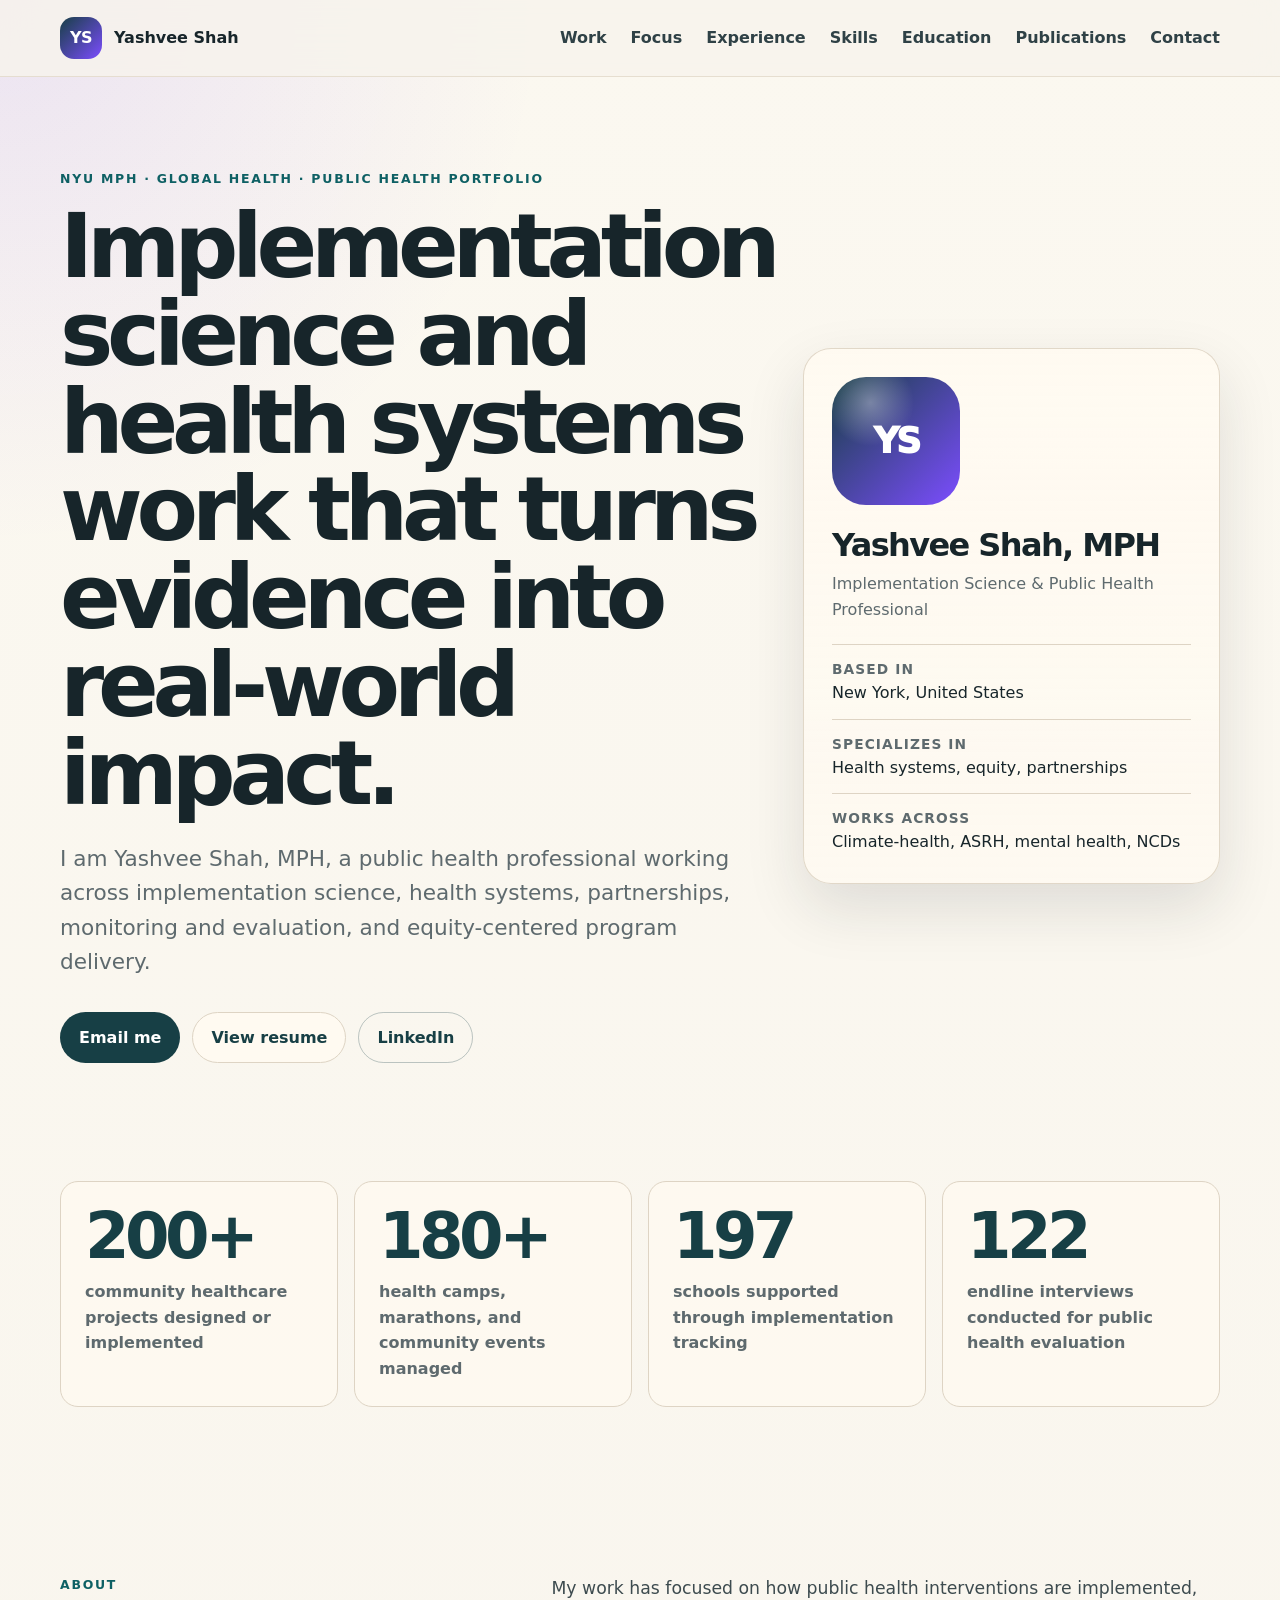
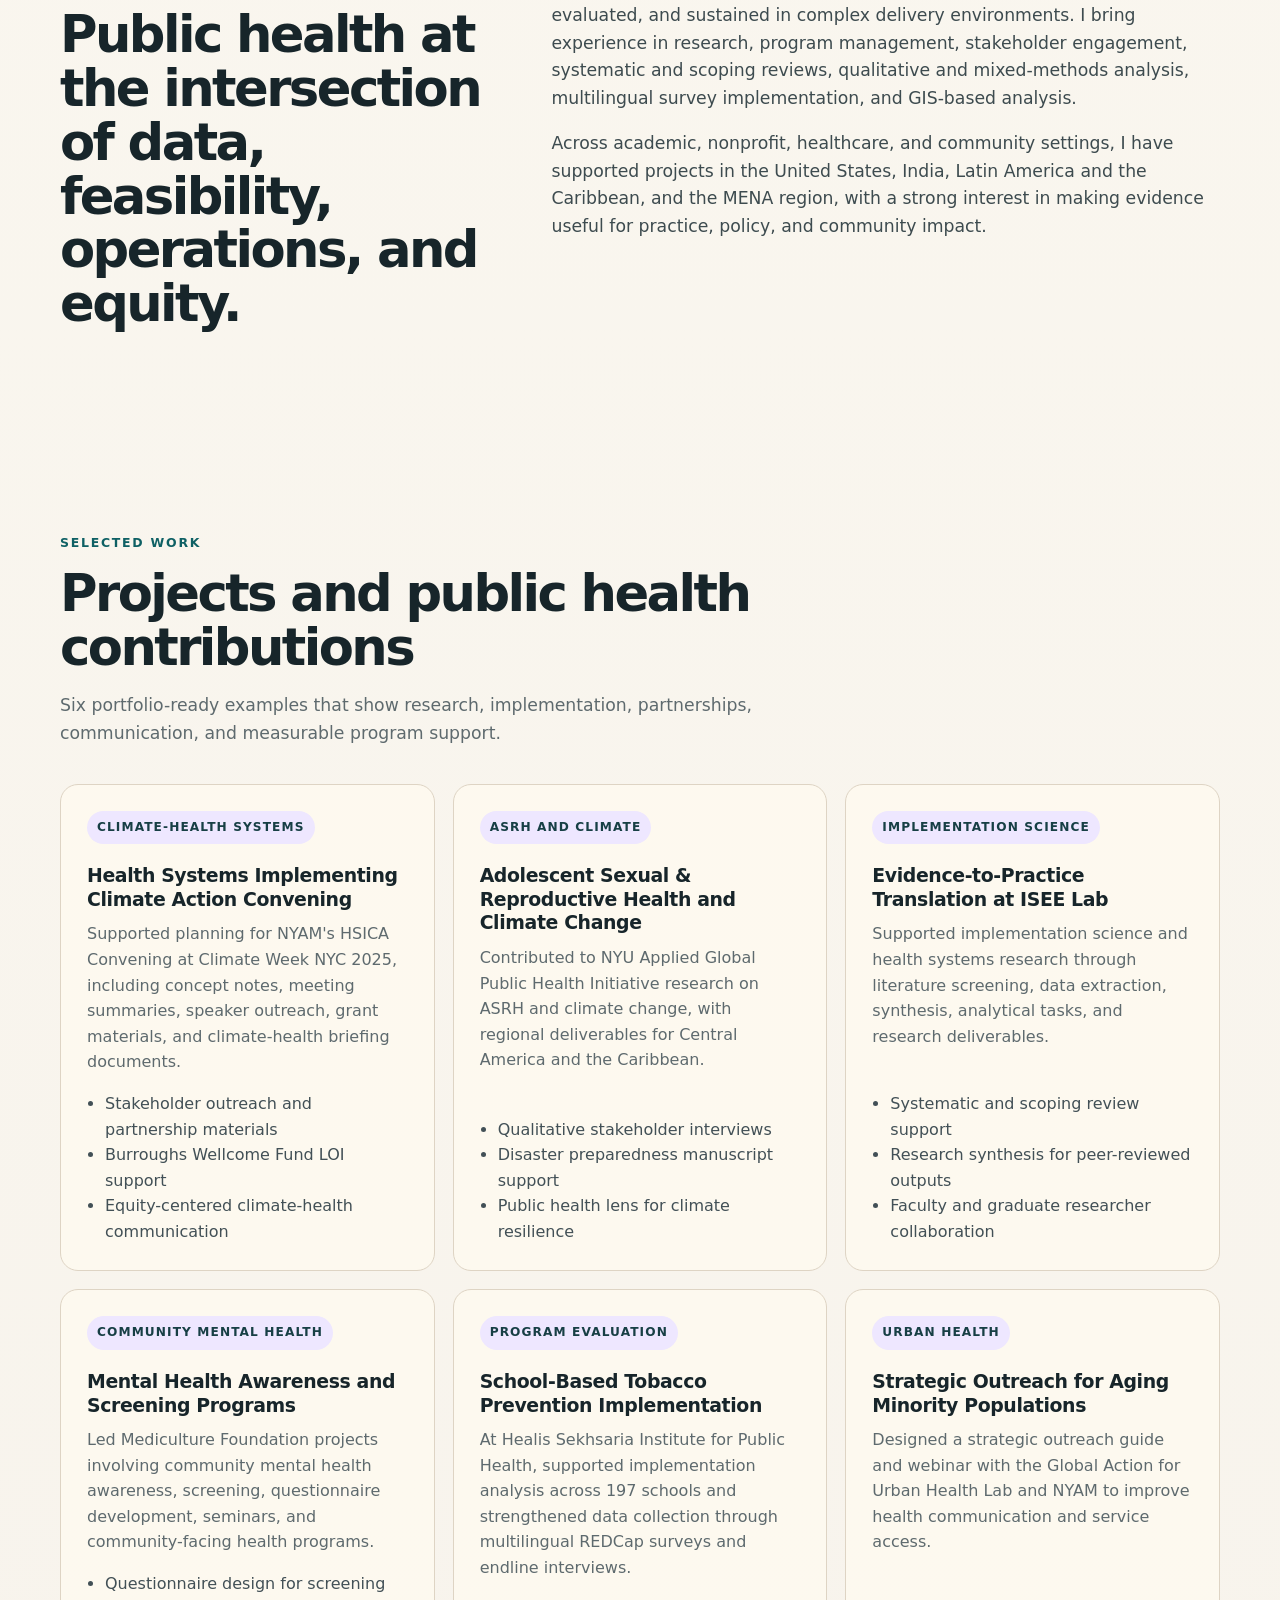
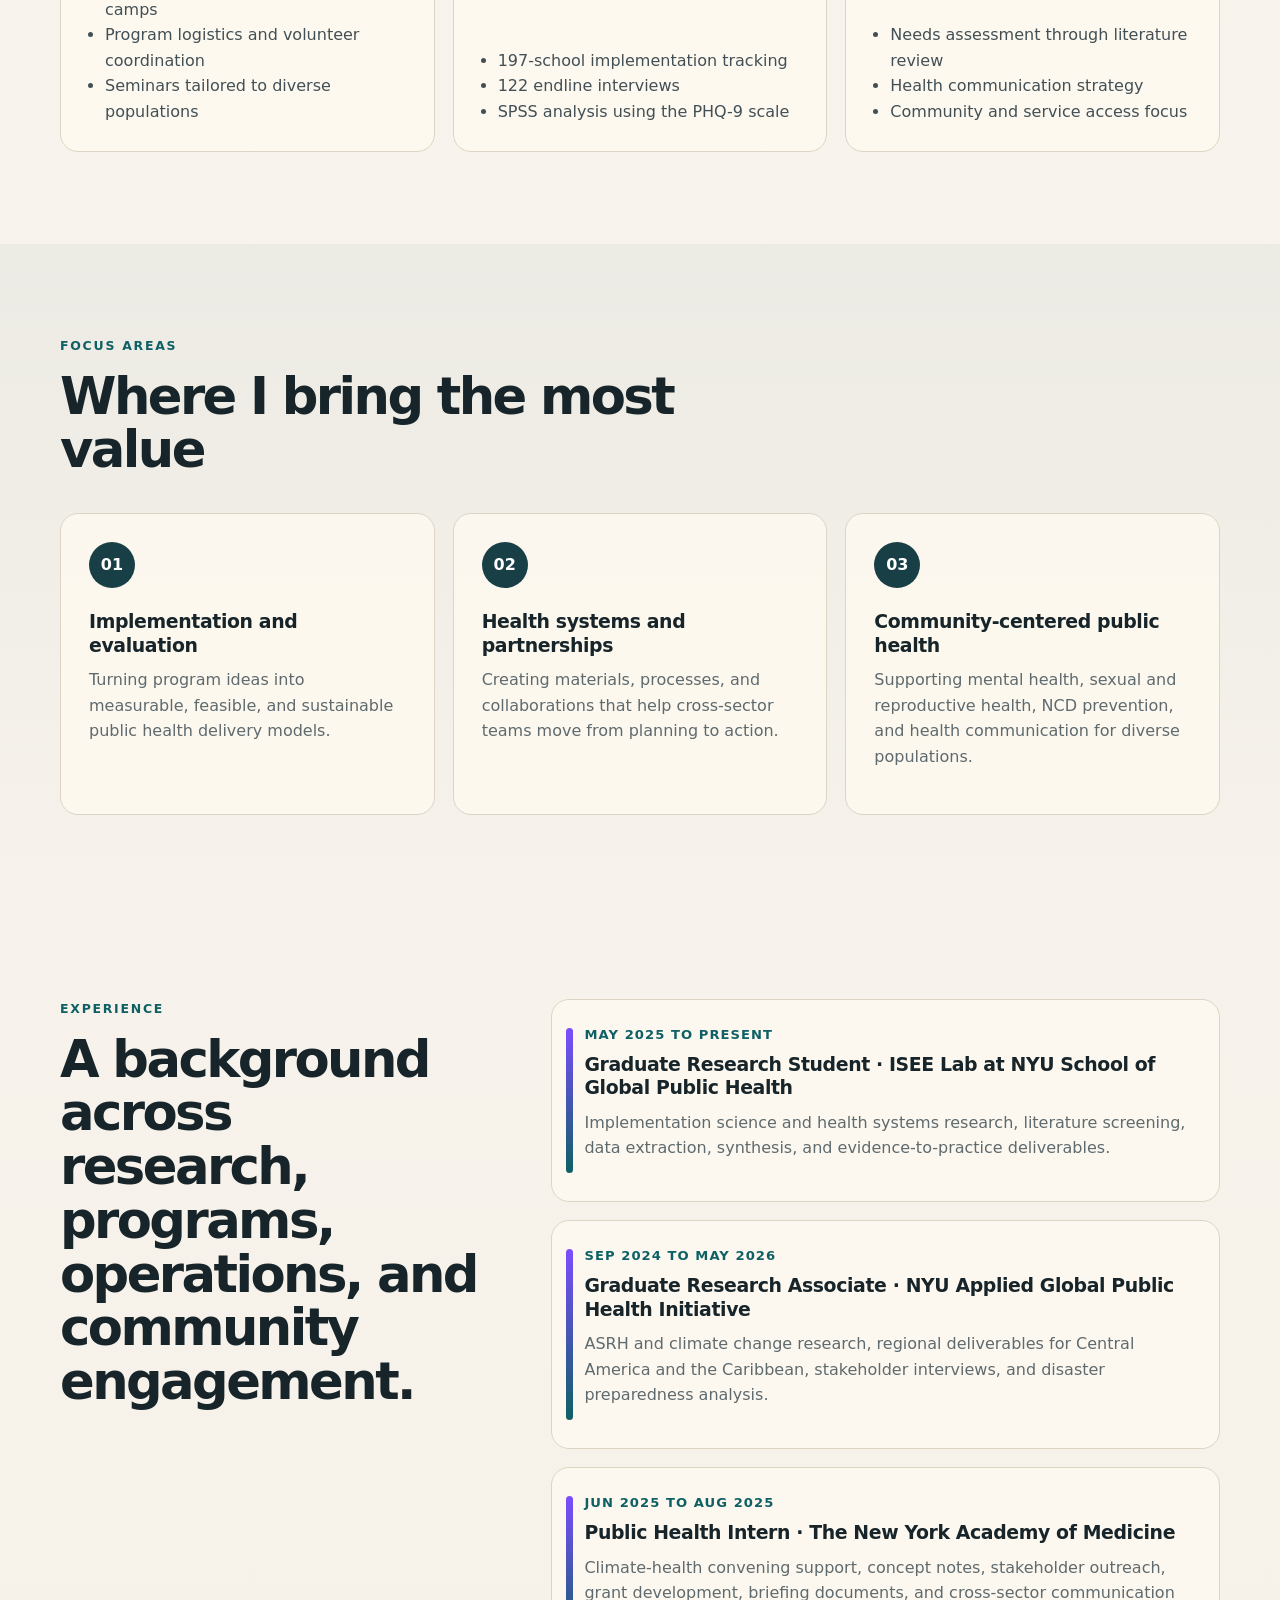
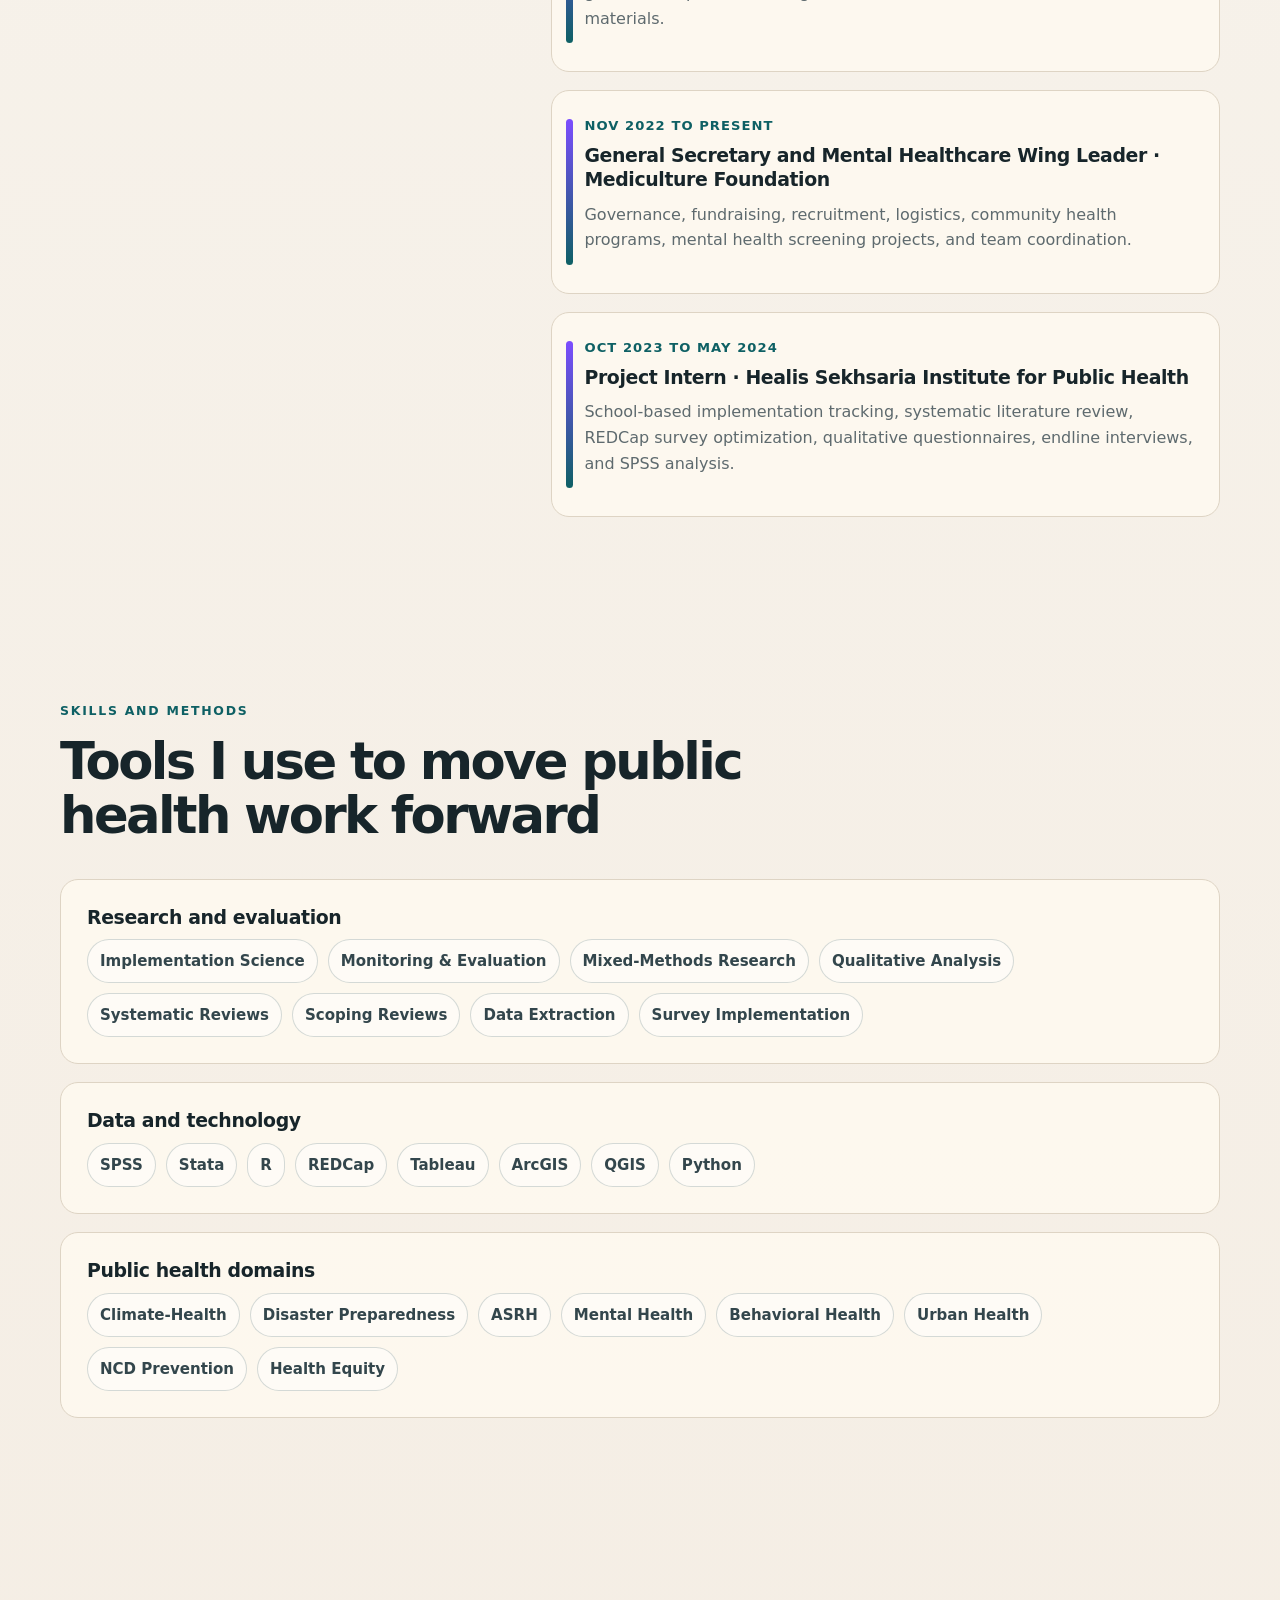
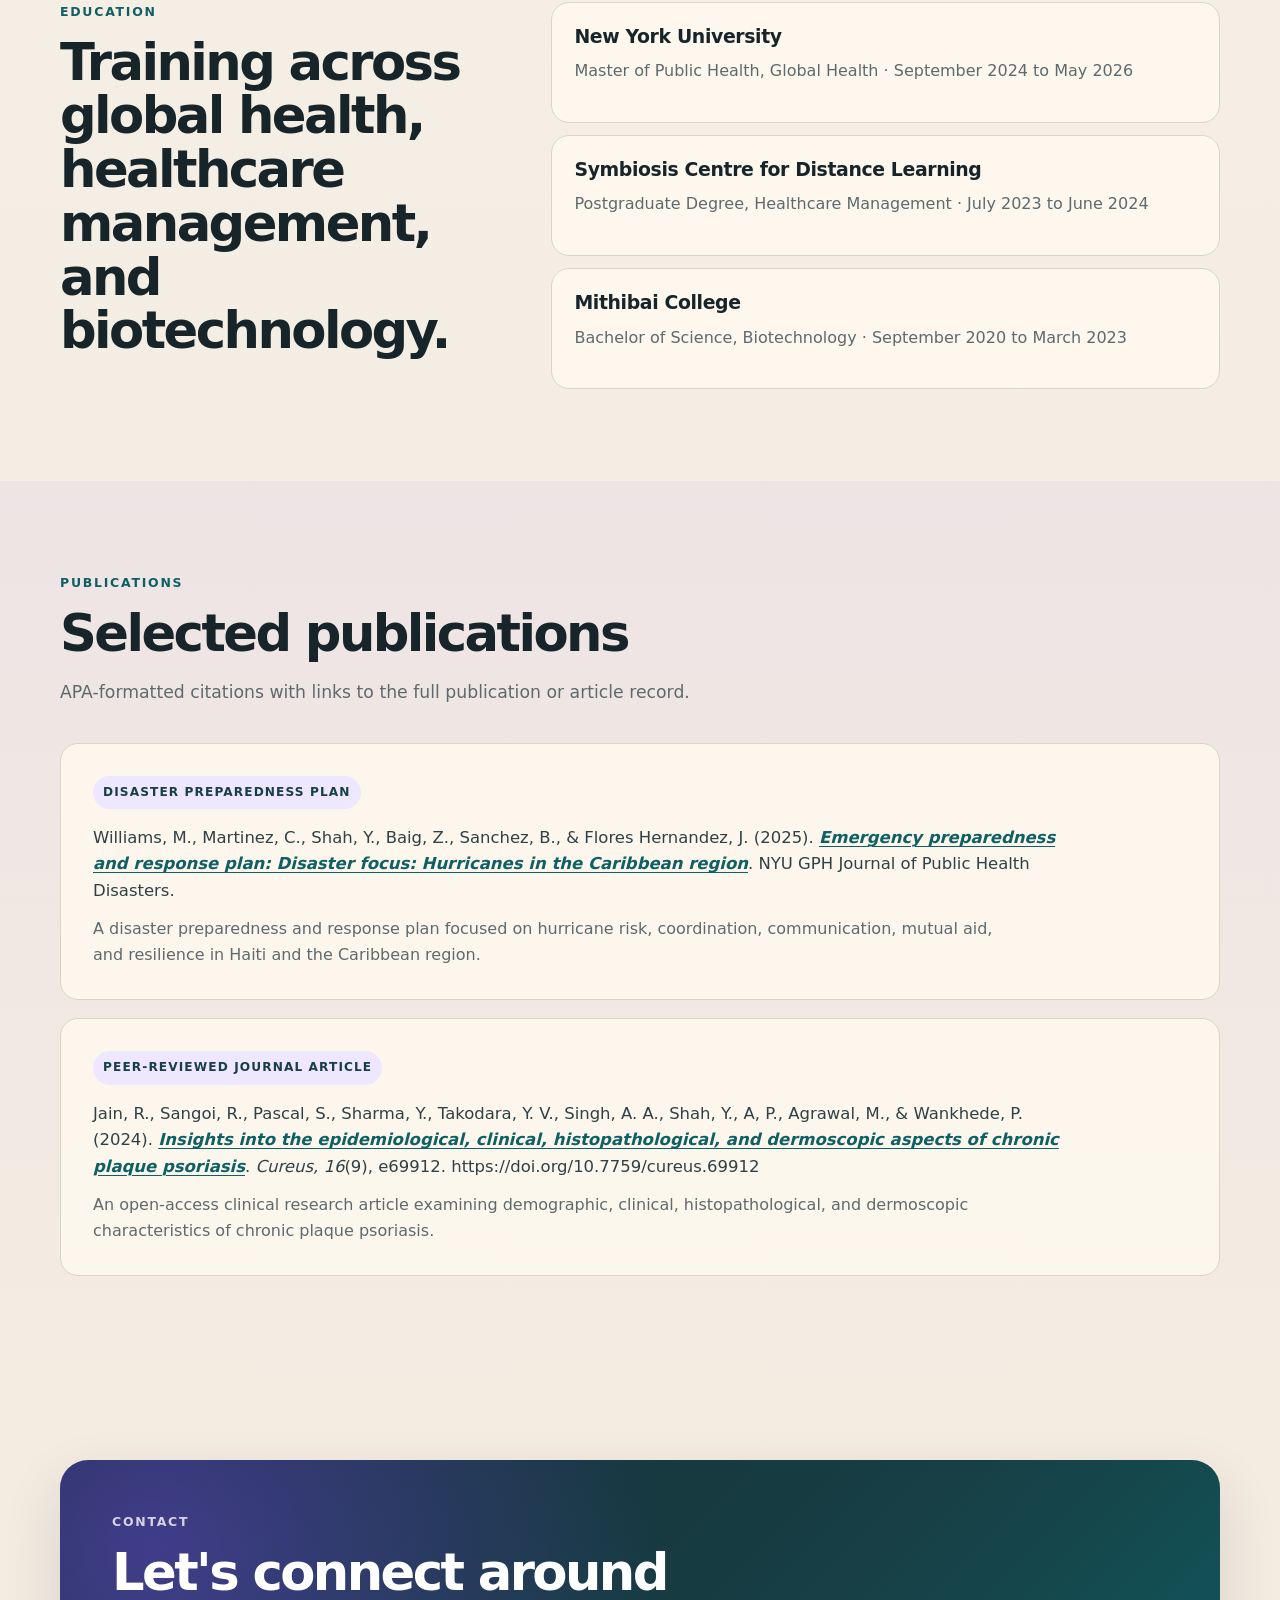
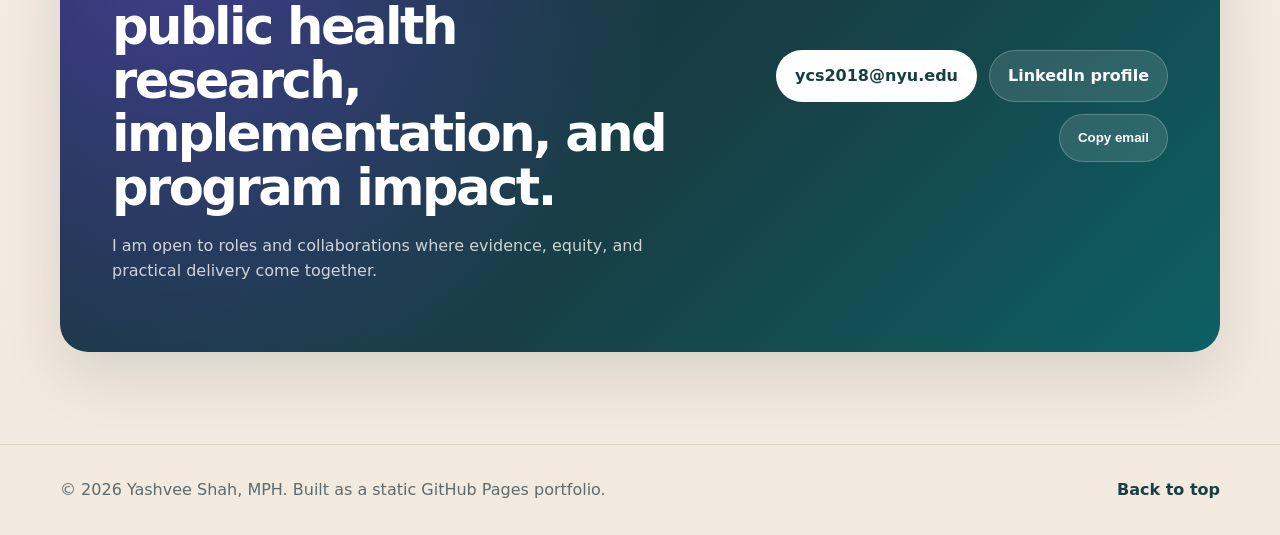
<file: index.html>
<!doctype html>
<html lang="en">
  <head>
    <meta charset="utf-8" />
    <meta name="viewport" content="width=device-width, initial-scale=1" />
    <meta name="description" content="Portfolio website for Yashvee Shah, MPH, a public health professional focused on implementation science, health systems, climate-health, equity, and evidence-to-practice translation." />
    <meta name="theme-color" content="#173f45" />
    <meta property="og:title" content="Yashvee Shah, MPH | Public Health Portfolio" />
    <meta property="og:description" content="Implementation science, health systems, partnerships, monitoring and evaluation, and equity-centered public health." />
    <meta property="og:type" content="website" />
    <meta property="og:image" content="assets/social-preview.svg" />
    <title>Yashvee Shah, MPH | Public Health Portfolio</title>
    <link rel="icon" href="assets/favicon.svg" type="image/svg+xml" />
    <link rel="stylesheet" href="styles.css" />
  </head>
  <body>
    <a class="skip-link" href="#main">Skip to content</a>

    <header class="site-header" data-header>
      <nav class="nav container" aria-label="Primary navigation">
        <a class="brand" href="#top" aria-label="Yashvee Shah home">
          <span class="brand-mark" aria-hidden="true">YS</span>
          <span class="brand-text">Yashvee Shah</span>
        </a>

        <button class="nav-toggle" type="button" aria-expanded="false" aria-controls="nav-menu" data-nav-toggle>
          <span class="sr-only">Open menu</span>
          <span></span>
          <span></span>
          <span></span>
        </button>

        <div class="nav-menu" id="nav-menu" data-nav-menu>
          <a href="#work">Work</a>
          <a href="#focus">Focus</a>
          <a href="#experience">Experience</a>
          <a href="#skills">Skills</a>
          <a href="#education">Education</a>
          <a href="#publications">Publications</a>
          <a href="#contact">Contact</a>
        </div>
      </nav>
    </header>

    <main id="main">
      <section class="hero section" id="top" aria-labelledby="hero-title">
        <div class="container hero-grid">
          <div class="hero-copy reveal">
            <p class="eyebrow">NYU MPH · Global Health · Public Health Portfolio</p>
            <h1 id="hero-title">Implementation science and health systems work that turns evidence into real-world impact.</h1>
            <p class="hero-summary">
              I am Yashvee Shah, MPH, a public health professional working across implementation science, health systems, partnerships, monitoring and evaluation, and equity-centered program delivery.
            </p>
            <div class="hero-actions" aria-label="Primary actions">
              <a class="button primary" href="mailto:ycs2018@nyu.edu">Email me</a>
              <a class="button secondary" href="assets/Yashvee_Shah_MPH_Resume.pdf" target="_blank" rel="noopener">View resume</a>
              <a class="button ghost" href="https://www.linkedin.com/in/yashvee-shah" target="_blank" rel="noopener">LinkedIn</a>
            </div>
          </div>

          <aside class="hero-card reveal" aria-label="Profile highlights">
            <div class="portrait" aria-hidden="true">YS</div>
            <h2>Yashvee Shah, MPH</h2>
            <p>Implementation Science & Public Health Professional</p>
            <ul class="quick-list">
              <li><span>Based in</span> New York, United States</li>
              <li><span>Specializes in</span> Health systems, equity, partnerships</li>
              <li><span>Works across</span> Climate-health, ASRH, mental health, NCDs</li>
            </ul>
          </aside>
        </div>
      </section>

      <section class="section metrics" aria-label="Impact metrics">
        <div class="container metrics-grid reveal">
          <article>
            <strong>200+</strong>
            <span>community healthcare projects designed or implemented</span>
          </article>
          <article>
            <strong>180+</strong>
            <span>health camps, marathons, and community events managed</span>
          </article>
          <article>
            <strong>197</strong>
            <span>schools supported through implementation tracking</span>
          </article>
          <article>
            <strong>122</strong>
            <span>endline interviews conducted for public health evaluation</span>
          </article>
        </div>
      </section>

      <section class="section about" aria-labelledby="about-title">
        <div class="container split">
          <div class="section-kicker reveal">
            <p class="eyebrow">About</p>
            <h2 id="about-title">Public health at the intersection of data, feasibility, operations, and equity.</h2>
          </div>
          <div class="prose reveal">
            <p>
              My work has focused on how public health interventions are implemented, evaluated, and sustained in complex delivery environments. I bring experience in research, program management, stakeholder engagement, systematic and scoping reviews, qualitative and mixed-methods analysis, multilingual survey implementation, and GIS-based analysis.
            </p>
            <p>
              Across academic, nonprofit, healthcare, and community settings, I have supported projects in the United States, India, Latin America and the Caribbean, and the MENA region, with a strong interest in making evidence useful for practice, policy, and community impact.
            </p>
          </div>
        </div>
      </section>

      <section class="section work" id="work" aria-labelledby="work-title">
        <div class="container">
          <div class="section-heading reveal">
            <p class="eyebrow">Selected work</p>
            <h2 id="work-title">Projects and public health contributions</h2>
            <p>Six portfolio-ready examples that show research, implementation, partnerships, communication, and measurable program support.</p>
          </div>

          <div class="cards-grid">
            <article class="project-card reveal">
              <div class="card-label">Climate-health systems</div>
              <h3>Health Systems Implementing Climate Action Convening</h3>
              <p>Supported planning for NYAM's HSICA Convening at Climate Week NYC 2025, including concept notes, meeting summaries, speaker outreach, grant materials, and climate-health briefing documents.</p>
              <ul>
                <li>Stakeholder outreach and partnership materials</li>
                <li>Burroughs Wellcome Fund LOI support</li>
                <li>Equity-centered climate-health communication</li>
              </ul>
            </article>

            <article class="project-card reveal">
              <div class="card-label">ASRH and climate</div>
              <h3>Adolescent Sexual & Reproductive Health and Climate Change</h3>
              <p>Contributed to NYU Applied Global Public Health Initiative research on ASRH and climate change, with regional deliverables for Central America and the Caribbean.</p>
              <ul>
                <li>Qualitative stakeholder interviews</li>
                <li>Disaster preparedness manuscript support</li>
                <li>Public health lens for climate resilience</li>
              </ul>
            </article>

            <article class="project-card reveal">
              <div class="card-label">Implementation science</div>
              <h3>Evidence-to-Practice Translation at ISEE Lab</h3>
              <p>Supported implementation science and health systems research through literature screening, data extraction, synthesis, analytical tasks, and research deliverables.</p>
              <ul>
                <li>Systematic and scoping review support</li>
                <li>Research synthesis for peer-reviewed outputs</li>
                <li>Faculty and graduate researcher collaboration</li>
              </ul>
            </article>

            <article class="project-card reveal">
              <div class="card-label">Community mental health</div>
              <h3>Mental Health Awareness and Screening Programs</h3>
              <p>Led Mediculture Foundation projects involving community mental health awareness, screening, questionnaire development, seminars, and community-facing health programs.</p>
              <ul>
                <li>Questionnaire design for screening camps</li>
                <li>Program logistics and volunteer coordination</li>
                <li>Seminars tailored to diverse populations</li>
              </ul>
            </article>

            <article class="project-card reveal">
              <div class="card-label">Program evaluation</div>
              <h3>School-Based Tobacco Prevention Implementation</h3>
              <p>At Healis Sekhsaria Institute for Public Health, supported implementation analysis across 197 schools and strengthened data collection through multilingual REDCap surveys and endline interviews.</p>
              <ul>
                <li>197-school implementation tracking</li>
                <li>122 endline interviews</li>
                <li>SPSS analysis using the PHQ-9 scale</li>
              </ul>
            </article>

            <article class="project-card reveal">
              <div class="card-label">Urban health</div>
              <h3>Strategic Outreach for Aging Minority Populations</h3>
              <p>Designed a strategic outreach guide and webinar with the Global Action for Urban Health Lab and NYAM to improve health communication and service access.</p>
              <ul>
                <li>Needs assessment through literature review</li>
                <li>Health communication strategy</li>
                <li>Community and service access focus</li>
              </ul>
            </article>
          </div>
        </div>
      </section>

      <section class="section focus" id="focus" aria-labelledby="focus-title">
        <div class="container">
          <div class="section-heading reveal">
            <p class="eyebrow">Focus areas</p>
            <h2 id="focus-title">Where I bring the most value</h2>
          </div>

          <div class="focus-grid">
            <article class="focus-card reveal">
              <span class="focus-icon" aria-hidden="true">01</span>
              <h3>Implementation and evaluation</h3>
              <p>Turning program ideas into measurable, feasible, and sustainable public health delivery models.</p>
            </article>
            <article class="focus-card reveal">
              <span class="focus-icon" aria-hidden="true">02</span>
              <h3>Health systems and partnerships</h3>
              <p>Creating materials, processes, and collaborations that help cross-sector teams move from planning to action.</p>
            </article>
            <article class="focus-card reveal">
              <span class="focus-icon" aria-hidden="true">03</span>
              <h3>Community-centered public health</h3>
              <p>Supporting mental health, sexual and reproductive health, NCD prevention, and health communication for diverse populations.</p>
            </article>
          </div>
        </div>
      </section>

      <section class="section experience" id="experience" aria-labelledby="experience-title">
        <div class="container split">
          <div class="section-kicker reveal">
            <p class="eyebrow">Experience</p>
            <h2 id="experience-title">A background across research, programs, operations, and community engagement.</h2>
          </div>
          <div class="timeline reveal">
            <article class="timeline-item">
              <span class="timeline-date">May 2025 to Present</span>
              <h3>Graduate Research Student · ISEE Lab at NYU School of Global Public Health</h3>
              <p>Implementation science and health systems research, literature screening, data extraction, synthesis, and evidence-to-practice deliverables.</p>
            </article>
            <article class="timeline-item">
              <span class="timeline-date">Sep 2024 to May 2026</span>
              <h3>Graduate Research Associate · NYU Applied Global Public Health Initiative</h3>
              <p>ASRH and climate change research, regional deliverables for Central America and the Caribbean, stakeholder interviews, and disaster preparedness analysis.</p>
            </article>
            <article class="timeline-item">
              <span class="timeline-date">Jun 2025 to Aug 2025</span>
              <h3>Public Health Intern · The New York Academy of Medicine</h3>
              <p>Climate-health convening support, concept notes, stakeholder outreach, grant development, briefing documents, and cross-sector communication materials.</p>
            </article>
            <article class="timeline-item">
              <span class="timeline-date">Nov 2022 to Present</span>
              <h3>General Secretary and Mental Healthcare Wing Leader · Mediculture Foundation</h3>
              <p>Governance, fundraising, recruitment, logistics, community health programs, mental health screening projects, and team coordination.</p>
            </article>
            <article class="timeline-item">
              <span class="timeline-date">Oct 2023 to May 2024</span>
              <h3>Project Intern · Healis Sekhsaria Institute for Public Health</h3>
              <p>School-based implementation tracking, systematic literature review, REDCap survey optimization, qualitative questionnaires, endline interviews, and SPSS analysis.</p>
            </article>
          </div>
        </div>
      </section>

      <section class="section skills" id="skills" aria-labelledby="skills-title">
        <div class="container">
          <div class="section-heading reveal">
            <p class="eyebrow">Skills and methods</p>
            <h2 id="skills-title">Tools I use to move public health work forward</h2>
          </div>
          <div class="skill-panels">
            <article class="skill-panel reveal">
              <h3>Research and evaluation</h3>
              <div class="chips" aria-label="Research and evaluation skills">
                <span>Implementation Science</span>
                <span>Monitoring & Evaluation</span>
                <span>Mixed-Methods Research</span>
                <span>Qualitative Analysis</span>
                <span>Systematic Reviews</span>
                <span>Scoping Reviews</span>
                <span>Data Extraction</span>
                <span>Survey Implementation</span>
              </div>
            </article>
            <article class="skill-panel reveal">
              <h3>Data and technology</h3>
              <div class="chips" aria-label="Data and technology skills">
                <span>SPSS</span>
                <span>Stata</span>
                <span>R</span>
                <span>REDCap</span>
                <span>Tableau</span>
                <span>ArcGIS</span>
                <span>QGIS</span>
                <span>Python</span>
              </div>
            </article>
            <article class="skill-panel reveal">
              <h3>Public health domains</h3>
              <div class="chips" aria-label="Public health domain areas">
                <span>Climate-Health</span>
                <span>Disaster Preparedness</span>
                <span>ASRH</span>
                <span>Mental Health</span>
                <span>Behavioral Health</span>
                <span>Urban Health</span>
                <span>NCD Prevention</span>
                <span>Health Equity</span>
              </div>
            </article>
          </div>
        </div>
      </section>

      <section class="section education" id="education" aria-labelledby="education-title">
        <div class="container education-grid">
          <div class="section-kicker reveal">
            <p class="eyebrow">Education</p>
            <h2 id="education-title">Training across global health, healthcare management, and biotechnology.</h2>
          </div>
          <div class="education-content reveal">
            <div class="edu-list">
              <article>
                <h3>New York University</h3>
                <p>Master of Public Health, Global Health · September 2024 to May 2026</p>
              </article>
              <article>
                <h3>Symbiosis Centre for Distance Learning</h3>
                <p>Postgraduate Degree, Healthcare Management · July 2023 to June 2024</p>
              </article>
              <article>
                <h3>Mithibai College</h3>
                <p>Bachelor of Science, Biotechnology · September 2020 to March 2023</p>
              </article>
            </div>
          </div>
        </div>
      </section>

      <section class="section publications" id="publications" aria-labelledby="publications-title">
        <div class="container">
          <div class="section-heading reveal">
            <p class="eyebrow">Publications</p>
            <h2 id="publications-title">Selected publications</h2>
            <p>APA-formatted citations with links to the full publication or article record.</p>
          </div>

          <div class="publication-list">
            <article class="publication-card reveal">
              <p class="pub-type">Disaster preparedness plan</p>
              <p class="apa-citation">
                Williams, M., Martinez, C., Shah, Y., Baig, Z., Sanchez, B., &amp; Flores Hernandez, J. (2025). <a href="https://wp.nyu.edu/schoolofglobalpublichealth-nyu_global_public_health_disaster_journal/files/2026/01/Caribbean20Base20Plan.pdf.pdf" target="_blank" rel="noopener"><em>Emergency preparedness and response plan: Disaster focus: Hurricanes in the Caribbean region</em></a>. NYU GPH Journal of Public Health Disasters.
              </p>
              <p class="pub-note">A disaster preparedness and response plan focused on hurricane risk, coordination, communication, mutual aid, and resilience in Haiti and the Caribbean region.</p>
            </article>

            <article class="publication-card reveal">
              <p class="pub-type">Peer-reviewed journal article</p>
              <p class="apa-citation">
                Jain, R., Sangoi, R., Pascal, S., Sharma, Y., Takodara, Y. V., Singh, A. A., Shah, Y., A, P., Agrawal, M., &amp; Wankhede, P. (2024). <a href="https://doi.org/10.7759/cureus.69912" target="_blank" rel="noopener"><em>Insights into the epidemiological, clinical, histopathological, and dermoscopic aspects of chronic plaque psoriasis</em></a>. <em>Cureus, 16</em>(9), e69912. https://doi.org/10.7759/cureus.69912
              </p>
              <p class="pub-note">An open-access clinical research article examining demographic, clinical, histopathological, and dermoscopic characteristics of chronic plaque psoriasis.</p>
            </article>
          </div>
        </div>
      </section>

      <section class="section contact" id="contact" aria-labelledby="contact-title">
        <div class="container contact-card reveal">
          <div>
            <p class="eyebrow">Contact</p>
            <h2 id="contact-title">Let's connect around public health research, implementation, and program impact.</h2>
            <p>I am open to roles and collaborations where evidence, equity, and practical delivery come together.</p>
          </div>
          <div class="contact-actions">
            <a class="button primary" href="mailto:ycs2018@nyu.edu">ycs2018@nyu.edu</a>
            <a class="button secondary" href="https://www.linkedin.com/in/yashvee-shah" target="_blank" rel="noopener">LinkedIn profile</a>
            <button class="button ghost copy-email" type="button" data-copy-email="ycs2018@nyu.edu">Copy email</button>
          </div>
        </div>
      </section>
    </main>

    <footer class="site-footer">
      <div class="container footer-grid">
        <p>© <span data-year></span> Yashvee Shah, MPH. Built as a static GitHub Pages portfolio.</p>
        <a href="#top">Back to top</a>
      </div>
    </footer>

    <script src="script.js"></script>
  </body>
</html>
</file>
<file: styles.css>
:root {
  --bg: #f7f3ec;
  --surface: #fffaf1;
  --ink: #17252a;
  --muted: #5e6a6e;
  --line: #ded4c4;
  --primary: #173f45;
  --primary-2: #0e6064;
  --accent: #7c4dff;
  --accent-soft: #eee7ff;
  --sand: #eadbc8;
  --shadow: 0 24px 60px rgba(23, 37, 42, 0.12);
  --radius-lg: 28px;
  --radius-md: 18px;
  --radius-sm: 12px;
  --container: 1160px;
}

* {
  box-sizing: border-box;
}

html {
  scroll-behavior: smooth;
}

body {
  margin: 0;
  font-family: Inter, ui-sans-serif, system-ui, -apple-system, BlinkMacSystemFont, "Segoe UI", sans-serif;
  color: var(--ink);
  background:
    radial-gradient(circle at top left, rgba(124, 77, 255, 0.12), transparent 34rem),
    linear-gradient(180deg, #fbf8f0 0%, var(--bg) 45%, #f3eadf 100%);
  line-height: 1.6;
}

a {
  color: inherit;
  text-decoration: none;
}

p, h1, h2, h3 {
  margin-top: 0;
}

img, svg {
  max-width: 100%;
}

.container {
  width: min(var(--container), calc(100% - 40px));
  margin-inline: auto;
}

.skip-link {
  position: absolute;
  left: 16px;
  top: 16px;
  transform: translateY(-200%);
  background: var(--ink);
  color: white;
  padding: 10px 14px;
  border-radius: 999px;
  z-index: 200;
}

.skip-link:focus {
  transform: translateY(0);
}

.sr-only {
  position: absolute;
  width: 1px;
  height: 1px;
  padding: 0;
  margin: -1px;
  overflow: hidden;
  clip: rect(0, 0, 0, 0);
  white-space: nowrap;
  border: 0;
}

.site-header {
  position: sticky;
  top: 0;
  z-index: 100;
  backdrop-filter: blur(18px);
  background: rgba(247, 243, 236, 0.82);
  border-bottom: 1px solid rgba(222, 212, 196, 0.7);
  transition: box-shadow 200ms ease, background 200ms ease;
}

.site-header.is-scrolled {
  box-shadow: 0 12px 30px rgba(23, 37, 42, 0.08);
  background: rgba(247, 243, 236, 0.95);
}

.nav {
  min-height: 76px;
  display: flex;
  align-items: center;
  justify-content: space-between;
  gap: 20px;
}

.brand {
  display: inline-flex;
  align-items: center;
  gap: 12px;
  font-weight: 800;
}

.brand-mark {
  display: grid;
  place-items: center;
  width: 42px;
  height: 42px;
  border-radius: 14px;
  color: white;
  background: linear-gradient(135deg, var(--primary), var(--accent));
  letter-spacing: -0.04em;
}

.nav-menu {
  display: flex;
  align-items: center;
  gap: 24px;
  font-weight: 700;
  color: #2f4146;
}

.nav-menu a {
  position: relative;
  padding-block: 8px;
}

.nav-menu a::after {
  content: "";
  position: absolute;
  left: 0;
  bottom: 2px;
  width: 100%;
  height: 2px;
  transform: scaleX(0);
  transform-origin: right;
  background: var(--accent);
  transition: transform 180ms ease;
}

.nav-menu a:hover::after,
.nav-menu a:focus-visible::after {
  transform: scaleX(1);
  transform-origin: left;
}

.nav-toggle {
  display: none;
  width: 44px;
  height: 44px;
  border: 1px solid var(--line);
  border-radius: 14px;
  background: var(--surface);
  padding: 10px;
}

.nav-toggle span:not(.sr-only) {
  display: block;
  height: 2px;
  width: 100%;
  margin-block: 5px;
  background: var(--primary);
  border-radius: 999px;
}

.section {
  padding: 92px 0;
}

.hero {
  padding-top: 92px;
}

.hero-grid {
  display: grid;
  grid-template-columns: minmax(0, 1.25fr) minmax(320px, 0.75fr);
  gap: 48px;
  align-items: center;
}

.eyebrow {
  margin-bottom: 14px;
  color: var(--primary-2);
  text-transform: uppercase;
  letter-spacing: 0.14em;
  font-weight: 900;
  font-size: 0.78rem;
}

h1 {
  font-size: clamp(2.7rem, 7vw, 5.8rem);
  line-height: 0.98;
  letter-spacing: -0.07em;
  max-width: 920px;
  margin-bottom: 24px;
}

h2 {
  font-size: clamp(2rem, 4vw, 3.4rem);
  line-height: 1.05;
  letter-spacing: -0.05em;
  margin-bottom: 18px;
}

h3 {
  font-size: 1.18rem;
  line-height: 1.25;
  letter-spacing: -0.02em;
  margin-bottom: 10px;
}

.hero-summary {
  font-size: clamp(1.08rem, 2vw, 1.35rem);
  color: var(--muted);
  max-width: 740px;
  margin-bottom: 32px;
}

.hero-actions,
.contact-actions {
  display: flex;
  flex-wrap: wrap;
  gap: 12px;
}

.button {
  display: inline-flex;
  align-items: center;
  justify-content: center;
  min-height: 48px;
  border-radius: 999px;
  padding: 12px 18px;
  border: 1px solid transparent;
  font-weight: 850;
  cursor: pointer;
  transition: transform 160ms ease, box-shadow 160ms ease, background 160ms ease;
}

.button:hover,
.button:focus-visible {
  transform: translateY(-2px);
  box-shadow: 0 14px 28px rgba(23, 37, 42, 0.12);
}

.button.primary {
  color: white;
  background: var(--primary);
}

.button.secondary {
  color: var(--primary);
  background: var(--surface);
  border-color: var(--line);
}

.button.ghost {
  color: var(--primary);
  background: transparent;
  border-color: rgba(23, 63, 69, 0.28);
}

.hero-card {
  padding: 28px;
  background: linear-gradient(180deg, rgba(255, 250, 241, 0.92), rgba(255, 250, 241, 0.72));
  border: 1px solid rgba(222, 212, 196, 0.9);
  border-radius: var(--radius-lg);
  box-shadow: var(--shadow);
}

.portrait {
  display: grid;
  place-items: center;
  width: 128px;
  height: 128px;
  margin-bottom: 24px;
  border-radius: 34px;
  color: white;
  font-size: 2.2rem;
  font-weight: 950;
  letter-spacing: -0.08em;
  background:
    radial-gradient(circle at 30% 20%, rgba(255, 255, 255, 0.35), transparent 32%),
    linear-gradient(135deg, var(--primary), var(--accent));
}

.hero-card h2 {
  font-size: 2rem;
  margin-bottom: 8px;
}

.hero-card p {
  color: var(--muted);
}

.quick-list {
  list-style: none;
  padding: 0;
  margin: 22px 0 0;
  display: grid;
  gap: 13px;
}

.quick-list li {
  padding-top: 13px;
  border-top: 1px solid var(--line);
}

.quick-list span {
  display: block;
  color: var(--muted);
  font-size: 0.86rem;
  font-weight: 800;
  text-transform: uppercase;
  letter-spacing: 0.08em;
}

.metrics {
  padding-block: 26px 76px;
}

.metrics-grid {
  display: grid;
  grid-template-columns: repeat(4, 1fr);
  gap: 16px;
}

.metrics article {
  min-height: 172px;
  padding: 24px;
  border: 1px solid var(--line);
  border-radius: var(--radius-md);
  background: rgba(255, 250, 241, 0.76);
}

.metrics strong {
  display: block;
  font-size: clamp(2.2rem, 5vw, 4rem);
  line-height: 0.95;
  letter-spacing: -0.07em;
  color: var(--primary);
  margin-bottom: 12px;
}

.metrics span {
  color: var(--muted);
  font-weight: 700;
}

.split {
  display: grid;
  grid-template-columns: minmax(260px, 0.78fr) minmax(0, 1.22fr);
  gap: 64px;
  align-items: start;
}

.prose {
  font-size: 1.08rem;
  color: #3d4b4f;
}

.prose p:last-child {
  margin-bottom: 0;
}

.section-heading {
  max-width: 760px;
  margin-bottom: 36px;
}

.section-heading p:not(.eyebrow) {
  color: var(--muted);
  font-size: 1.08rem;
}

.cards-grid {
  display: grid;
  grid-template-columns: repeat(3, 1fr);
  gap: 18px;
}

.project-card,
.focus-card,
.skill-panel,
.publication-card,
.edu-list article {
  border: 1px solid var(--line);
  background: rgba(255, 250, 241, 0.8);
  border-radius: var(--radius-md);
}

.project-card {
  min-height: 420px;
  padding: 26px;
  display: flex;
  flex-direction: column;
  transition: transform 180ms ease, box-shadow 180ms ease;
}

.project-card:hover {
  transform: translateY(-5px);
  box-shadow: 0 18px 45px rgba(23, 37, 42, 0.11);
}

.card-label {
  width: fit-content;
  padding: 7px 10px;
  margin-bottom: 20px;
  border-radius: 999px;
  color: var(--primary);
  background: var(--accent-soft);
  font-size: 0.76rem;
  font-weight: 900;
  text-transform: uppercase;
  letter-spacing: 0.09em;
}

.project-card p {
  color: var(--muted);
}

.project-card ul {
  padding-left: 18px;
  margin: auto 0 0;
  color: #425056;
}

.focus {
  background: linear-gradient(180deg, rgba(23, 63, 69, 0.05), transparent);
}

.focus-grid {
  display: grid;
  grid-template-columns: repeat(3, 1fr);
  gap: 18px;
}

.focus-card {
  padding: 28px;
}

.focus-icon {
  display: inline-grid;
  place-items: center;
  width: 46px;
  height: 46px;
  margin-bottom: 22px;
  border-radius: 50%;
  background: var(--primary);
  color: white;
  font-weight: 900;
}

.focus-card p,
.timeline p,
.edu-list p,
.pub-note {
  color: var(--muted);
}

.timeline {
  position: relative;
  display: grid;
  gap: 18px;
}

.timeline-item {
  position: relative;
  padding: 24px 24px 24px 32px;
  background: rgba(255, 250, 241, 0.78);
  border: 1px solid var(--line);
  border-radius: var(--radius-md);
}

.timeline-item::before {
  content: "";
  position: absolute;
  left: 14px;
  top: 28px;
  width: 7px;
  height: calc(100% - 56px);
  min-height: 34px;
  border-radius: 999px;
  background: linear-gradient(180deg, var(--accent), var(--primary-2));
}

.timeline-date {
  display: block;
  color: var(--primary-2);
  font-weight: 900;
  font-size: 0.82rem;
  letter-spacing: 0.08em;
  text-transform: uppercase;
  margin-bottom: 8px;
}

.skill-panels {
  display: grid;
  gap: 18px;
}

.skill-panel {
  padding: 26px;
}

.chips {
  display: flex;
  flex-wrap: wrap;
  gap: 10px;
}

.chips span {
  padding: 9px 12px;
  border: 1px solid rgba(23, 63, 69, 0.18);
  border-radius: 999px;
  background: rgba(255, 255, 255, 0.48);
  color: #33464c;
  font-weight: 780;
  font-size: 0.94rem;
}

.education-grid {
  display: grid;
  grid-template-columns: minmax(260px, 0.78fr) minmax(0, 1.22fr);
  gap: 64px;
}

.education-content {
  display: grid;
  gap: 18px;
}

.edu-list {
  display: grid;
  gap: 12px;
}

.edu-list article {
  padding: 22px;
}

.publications {
  background: linear-gradient(180deg, rgba(124, 77, 255, 0.06), transparent);
}

.publication-list {
  display: grid;
  gap: 18px;
}

.publication-card {
  padding: clamp(22px, 3vw, 32px);
}

.pub-type {
  width: fit-content;
  padding: 7px 10px;
  margin-bottom: 16px;
  border-radius: 999px;
  color: var(--primary);
  background: var(--accent-soft);
  font-size: 0.76rem;
  font-weight: 900;
  text-transform: uppercase;
  letter-spacing: 0.09em;
}

.apa-citation {
  max-width: 980px;
  margin-bottom: 12px;
  color: #2f4146;
  font-size: 1.03rem;
}

.apa-citation a {
  color: var(--primary-2);
  font-weight: 850;
  text-decoration: underline;
  text-decoration-thickness: 0.09em;
  text-underline-offset: 0.18em;
}

.pub-note {
  max-width: 900px;
  margin-bottom: 0;
}

.contact-card {
  display: grid;
  grid-template-columns: minmax(0, 1.15fr) minmax(280px, 0.85fr);
  gap: 32px;
  align-items: center;
  padding: clamp(28px, 5vw, 52px);
  border-radius: var(--radius-lg);
  color: white;
  background:
    radial-gradient(circle at 8% 18%, rgba(124, 77, 255, 0.42), transparent 32rem),
    linear-gradient(135deg, #142d33, #173f45 55%, #0d6064);
  box-shadow: var(--shadow);
}

.contact-card .eyebrow,
.contact-card p {
  color: rgba(255, 255, 255, 0.78);
}

.contact-card .button.secondary,
.contact-card .button.ghost {
  color: white;
  background: rgba(255, 255, 255, 0.12);
  border-color: rgba(255, 255, 255, 0.22);
}

.contact-card .button.primary {
  color: var(--primary);
  background: white;
}

.contact-actions {
  justify-content: flex-end;
}

.site-footer {
  padding: 32px 0;
  border-top: 1px solid var(--line);
  color: var(--muted);
}

.footer-grid {
  display: flex;
  align-items: center;
  justify-content: space-between;
  gap: 20px;
}

.footer-grid p {
  margin: 0;
}

.footer-grid a {
  color: var(--primary);
  font-weight: 900;
}

.reveal {
  opacity: 0;
  transform: translateY(18px);
  transition: opacity 550ms ease, transform 550ms ease;
}

.reveal.is-visible {
  opacity: 1;
  transform: translateY(0);
}

@media (prefers-reduced-motion: reduce) {
  html {
    scroll-behavior: auto;
  }

  .reveal,
  .button,
  .project-card,
  .nav-menu a::after {
    transition: none;
  }
}

@media (max-width: 960px) {
  .hero-grid,
  .split,
  .education-grid,
  .contact-card {
    grid-template-columns: 1fr;
  }

  .metrics-grid,
  .cards-grid,
  .focus-grid {
    grid-template-columns: repeat(2, 1fr);
  }

  .contact-actions {
    justify-content: flex-start;
  }
}

@media (max-width: 760px) {
  .container {
    width: min(100% - 28px, var(--container));
  }

  .nav-toggle {
    display: block;
  }

  .nav-menu {
    position: absolute;
    top: calc(100% + 8px);
    right: 14px;
    left: 14px;
    display: grid;
    gap: 8px;
    padding: 16px;
    border: 1px solid var(--line);
    border-radius: 20px;
    background: var(--surface);
    box-shadow: var(--shadow);
    transform-origin: top;
    transform: scaleY(0.95);
    opacity: 0;
    pointer-events: none;
    transition: opacity 180ms ease, transform 180ms ease;
  }

  .nav-menu.is-open {
    transform: scaleY(1);
    opacity: 1;
    pointer-events: auto;
  }

  .nav-menu a {
    padding: 10px 8px;
  }

  .section {
    padding: 68px 0;
  }

  .hero {
    padding-top: 58px;
  }

  .metrics-grid,
  .cards-grid,
  .focus-grid {
    grid-template-columns: 1fr;
  }

  .project-card {
    min-height: auto;
  }

  .footer-grid {
    flex-direction: column;
    align-items: flex-start;
  }
}

@media print {
  .site-header,
  .hero-actions,
  .contact,
  .site-footer,
  .skip-link,
  .nav-toggle {
    display: none !important;
  }

  body {
    background: white;
  }

  .section {
    padding: 30px 0;
  }
}
</file>
